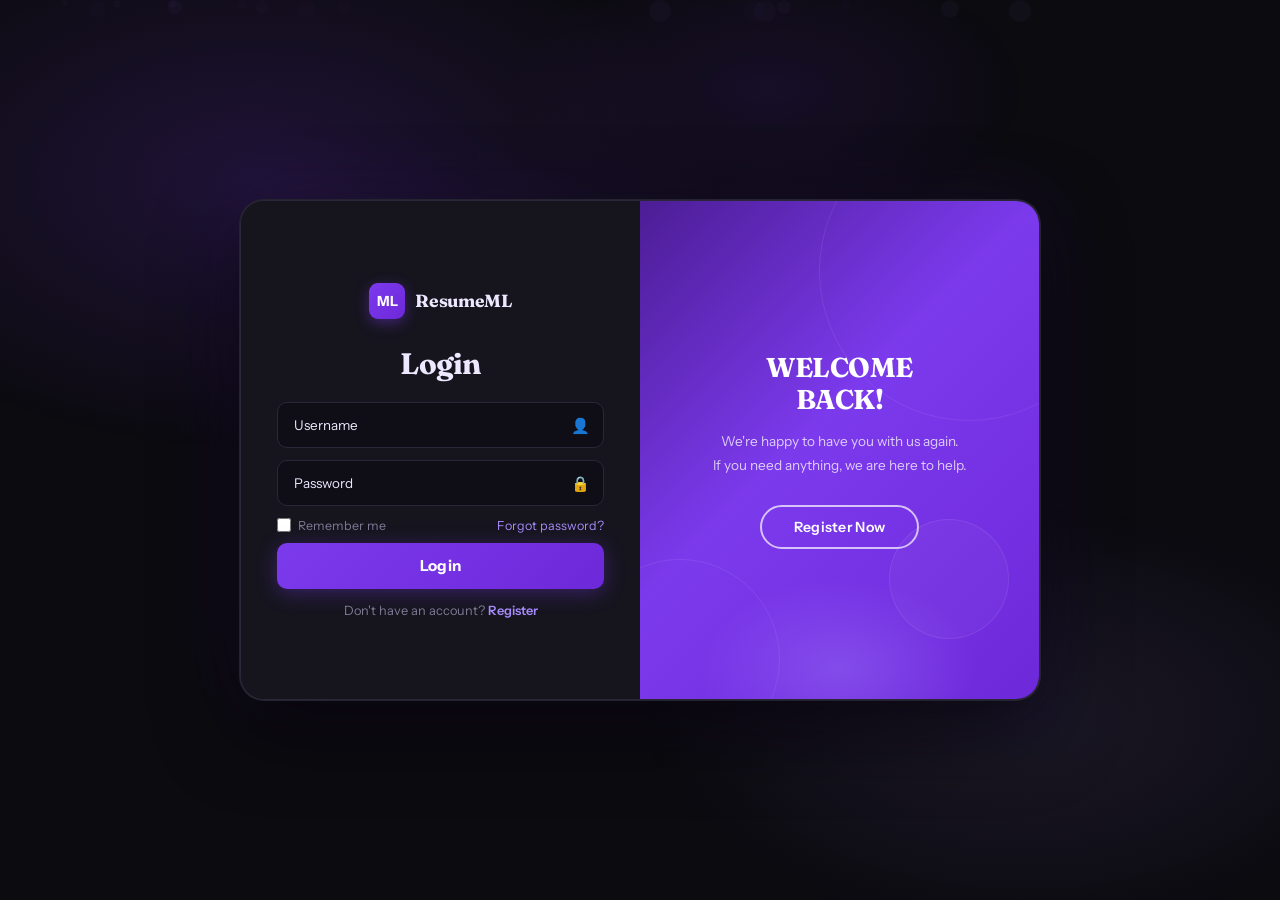
<file: templates/auth.html>
<!DOCTYPE html>
<html lang="en">
<head>
<meta charset="UTF-8"/>
<meta name="viewport" content="width=device-width,initial-scale=1.0"/>
<title>ResumeML — Login / Register</title>
<link rel="preconnect" href="https://fonts.googleapis.com"/>
<link href="https://fonts.googleapis.com/css2?family=Fraunces:ital,opsz,wght@0,9..144,400;0,9..144,600;0,9..144,700;1,9..144,700&family=Instrument+Sans:wght@400;500;600;700&display=swap" rel="stylesheet"/>
<style>

/* reset */
*{box-sizing:border-box;margin:0;padding:0}
::-webkit-scrollbar{display:none}

/* root */
body{
  min-height:100vh;
  background:#0c0b10;
  display:flex;align-items:center;justify-content:center;
  font-family:'Instrument Sans',sans-serif;
  overflow:hidden;
  position:relative;
}

/* animated bg blobs */
body::before{
  content:'';position:fixed;inset:0;pointer-events:none;z-index:0;
  background:
    radial-gradient(ellipse 60% 50% at 20% 20%, rgba(124,58,237,.18) 0%,transparent 60%),
    radial-gradient(ellipse 50% 40% at 80% 80%, rgba(167,139,250,.10) 0%,transparent 60%),
    radial-gradient(ellipse 40% 30% at 60% 10%, rgba(109,40,217,.12) 0%,transparent 50%);
}

/* floating particles */
.particles{position:fixed;inset:0;pointer-events:none;z-index:0;overflow:hidden}
.particle{
  position:absolute;border-radius:50%;
  background:rgba(167,139,250,.15);
  animation:floatUp linear infinite;
}
@keyframes floatUp{
  0%  {transform:translateY(100vh) scale(0);opacity:0}
  10% {opacity:1}
  90% {opacity:.5}
  100%{transform:translateY(-100px) scale(1.2);opacity:0}
}

/* container */
.container{
  position:relative;z-index:1;
  width:800px;height:500px;
  background:#16151e;
  border-radius:24px;
  border:1px solid #2a2838;
  box-shadow:0 0 0 1px #252330, 0 25px 80px rgba(0,0,0,.7),
             0 0 80px rgba(124,58,237,.15);
  overflow:hidden;
}

/* form box */
.form-box{
  position:absolute;top:0;height:100%;width:50%;
  display:flex;flex-direction:column;align-items:center;
  justify-content:center;padding:40px 36px;
  background:#16151e;
  transition:left .65s cubic-bezier(.68,-.55,.27,1.55),
             opacity .65s ease;
  z-index:2;
}
.form-box.login   {left:0; opacity:1; pointer-events:all}
.form-box.register{left:50%; opacity:0; pointer-events:none}

.container.active .form-box.login   {left:-50%; opacity:0; pointer-events:none}
.container.active .form-box.register{left:50%;  opacity:1; pointer-events:all; z-index:3}

/* form title */
.form-title{
  font-family:'Fraunces',serif;font-weight:700;font-size:1.85rem;
  color:#ede8ff;letter-spacing:-.5px;margin-bottom:20px;
  text-align:center;
}
.form-box.register .form-title{margin-bottom:14px}
.form-box.register .logo{margin-bottom:12px}

/* input group */
.input-group{
  position:relative;width:100%;margin-bottom:12px;
}
.input-group input{
  width:100%;height:46px;
  background:#0f0e17;
  border:1.5px solid #2a2838;
  border-radius:10px;
  padding:0 44px 0 16px;
  color:#ede8ff;font-size:.87rem;
  font-family:'Instrument Sans',sans-serif;
  outline:none;transition:all .25s;
  -webkit-text-fill-color:#ede8ff;
}
.input-group input::placeholder{color:#4a4760;font-size:.84rem}
.input-group input:focus{
  border-color:#7c3aed;
  background:#130f1f;
  box-shadow:0 0 0 3px rgba(124,58,237,.15);
}
/* Fix browser autofill white background */
.input-group input:-webkit-autofill,
.input-group input:-webkit-autofill:hover,
.input-group input:-webkit-autofill:focus{
  -webkit-box-shadow:0 0 0 1000px #0f0e17 inset;
  -webkit-text-fill-color:#ede8ff;
  caret-color:#ede8ff;
  border-color:#2a2838;
}
.input-group .icon{
  position:absolute;right:14px;top:50%;transform:translateY(-50%);
  font-size:15px;color:#4a4760;pointer-events:none;transition:color .25s;
}
.input-group input:focus ~ .icon{color:#a78bfa}

/* submit button */
.btn-submit{
  width:100%;height:46px;margin-top:6px;
  background:linear-gradient(135deg,#7c3aed,#6d28d9);
  border:none;border-radius:10px;
  color:#fff;font-family:'Instrument Sans',sans-serif;
  font-weight:700;font-size:.95rem;cursor:pointer;
  transition:all .3s;letter-spacing:.3px;
  box-shadow:0 4px 20px rgba(124,58,237,.35);
}
.btn-submit:hover{
  background:linear-gradient(135deg,#8b5cf6,#7c3aed);
  transform:translateY(-2px);
  box-shadow:0 8px 28px rgba(124,58,237,.5);
}
.btn-submit:active{transform:translateY(0)}

/* loading state */
.btn-submit.loading{
  pointer-events:none;opacity:.8;
}
.btn-submit.loading::after{
  content:'';display:inline-block;
  width:16px;height:16px;margin-left:10px;
  border:2px solid rgba(255,255,255,.3);
  border-top-color:#fff;border-radius:50%;
  animation:spin .8s linear infinite;
  vertical-align:middle;
}
@keyframes spin{to{transform:rotate(360deg)}}

/* switch link */
.switch-text{
  margin-top:14px;font-size:.8rem;color:#7e7a95;text-align:center;
}
.switch-text a{
  color:#a78bfa;font-weight:600;cursor:pointer;
  text-decoration:none;transition:color .2s;border-bottom:1px solid transparent;
}
.switch-text a:hover{color:#c4b5fd;border-bottom-color:#a78bfa}

/* error / success messages */
.msg{
  width:100%;padding:10px 14px;border-radius:8px;
  font-size:.78rem;margin-bottom:14px;display:none;
  font-weight:500;line-height:1.4;
}
.msg.error {background:rgba(220,38,38,.1);border:1px solid rgba(220,38,38,.25);color:#f87171}
.msg.success{background:rgba(22,163,74,.1);border:1px solid rgba(22,163,74,.25);color:#4ade80}
.msg.show  {display:block}

/*  WELCOME PANEL (sliding overlay)  */
.welcome-panel{
  position:absolute;top:0;
  left:50%;            /* starts on RIGHT half — covers login panel's right */
  width:50%;height:100%;
  z-index:10;
  border-radius:0 20px 20px 0;
  overflow:hidden;
  transition:left .65s cubic-bezier(.68,-.55,.27,1.55),
             border-radius .65s cubic-bezier(.68,-.55,.27,1.55);
}
/* On active (register view) — panel slides to LEFT half */
.container.active .welcome-panel{
  left:0;
  border-radius:20px 0 0 20px;
}

/* Panel gradient — matches project purple theme */
.welcome-panel-bg{
  position:absolute;inset:0;
  background:linear-gradient(135deg,#4c1d95 0%,#7c3aed 45%,#6d28d9 100%);
}
/* Decorative circles */
.panel-circle{
  position:absolute;border-radius:50%;
  border:1px solid rgba(255,255,255,.08);
}
.circle-1{width:300px;height:300px;top:-80px;right:-80px}
.circle-2{width:200px;height:200px;bottom:-60px;left:-60px}
.circle-3{width:120px;height:120px;bottom:60px;right:30px;
           background:rgba(255,255,255,.03)}

/* Glowing orb at bottom */
.panel-glow{
  position:absolute;bottom:-60px;left:50%;transform:translateX(-50%);
  width:280px;height:180px;border-radius:50%;
  background:radial-gradient(ellipse,rgba(167,139,250,.3) 0%,transparent 70%);
  pointer-events:none;
}

/* Panel text */
.welcome-content{
  position:relative;z-index:2;
  height:100%;display:flex;flex-direction:column;
  align-items:center;justify-content:center;
  padding:40px 32px;text-align:center;
}
.welcome-title{
  font-family:'Fraunces',serif;font-weight:700;
  font-size:1.7rem;color:#fff;letter-spacing:-.5px;
  margin-bottom:14px;line-height:1.2;
}
.welcome-sub{
  color:rgba(255,255,255,.75);font-size:.85rem;
  line-height:1.75;margin-bottom:28px;
}

/* Sign-in / Sign-up toggle button on panel */
.panel-btn{
  padding:11px 32px;border-radius:99px;
  border:2px solid rgba(255,255,255,.7);
  background:transparent;color:#fff;
  font-family:'Instrument Sans',sans-serif;
  font-weight:600;font-size:.88rem;
  cursor:pointer;transition:all .3s;letter-spacing:.3px;
}
.panel-btn:hover{background:rgba(255,255,255,.15);border-color:#fff}

/* logo */
.logo{
  display:flex;align-items:center;gap:10px;margin-bottom:26px;
}
.logo-icon{
  width:36px;height:36px;border-radius:9px;
  background:linear-gradient(135deg,#7c3aed,#6d28d9);
  display:flex;align-items:center;justify-content:center;
  font-weight:900;font-size:14px;color:#fff;
  box-shadow:0 4px 14px rgba(124,58,237,.4);
}
.logo-name{
  font-family:'Fraunces',serif;font-weight:700;
  font-size:1.1rem;color:#ede8ff;letter-spacing:-.3px;
}

/* password toggle */
.toggle-pass{cursor:pointer!important;pointer-events:all!important}

/* strength meter */
.strength-wrap{width:100%;margin-top:-6px;margin-bottom:10px;display:none}
.strength-wrap.show{display:block}
.strength-bar{height:3px;background:#252330;border-radius:3px;overflow:hidden;margin-bottom:4px}
.strength-fill{height:100%;border-radius:3px;width:0;transition:width .4s,background .4s}
.strength-label{font-size:.68rem;color:#504d62}

/* remember me */
.remember-row{
  display:flex;align-items:center;justify-content:space-between;
  width:100%;margin-bottom:4px;
}
.remember-row label{
  display:flex;align-items:center;gap:7px;cursor:pointer;
  font-size:.78rem;color:#7e7a95;
}
.remember-row input[type=checkbox]{
  width:14px;height:14px;accent-color:#7c3aed;cursor:pointer;
}
.forgot-link{font-size:.78rem;color:#a78bfa;cursor:pointer;text-decoration:none;transition:color .2s}
.forgot-link:hover{color:#c4b5fd}

/* divider */
.divider{
  display:flex;align-items:center;gap:10px;
  width:100%;margin:16px 0 14px;
}
.divider-line{flex:1;height:1px;background:#252330}
.divider-text{font-size:.72rem;color:#504d62;white-space:nowrap}


/* responsive — tablet */
@media(max-width:680px){
  body{align-items:flex-start;padding:24px 16px}

  .container{
    width:100%;max-width:420px;margin:0 auto;
    height:auto;min-height:0;border-radius:18px;
  }
  .welcome-panel{display:none!important}

  .form-box{
    position:relative!important;width:100%!important;
    left:0!important;opacity:1!important;
    pointer-events:all!important;padding:32px 24px;
  }
  .form-box.register{display:none}
  .container.active .form-box.login{display:none}
  .container.active .form-box.register{display:flex;left:0!important}

  .mobile-switch{display:block!important}
  .form-title{font-size:1.6rem;margin-bottom:18px}
  .logo{margin-bottom:18px}
  .btn-submit{height:50px;font-size:1rem}
}

/* responsive — small phones */
@media(max-width:400px){
  body{padding:16px 12px}
  .form-box{padding:24px 16px}
  .form-title{font-size:1.4rem}
  .input-group input{height:44px;font-size:.84rem}
  .modal-box{padding:24px 18px}
}

.mobile-switch{display:none;text-align:center;margin-top:12px;font-size:.8rem;color:#7e7a95}
.mobile-switch a{color:#a78bfa;font-weight:600;cursor:pointer}


/* forgot password modal */
.modal-overlay{
  position:fixed;inset:0;z-index:100;
  background:rgba(0,0,0,.65);
  display:flex;align-items:center;justify-content:center;
  opacity:0;pointer-events:none;
  transition:opacity .3s;
}
.modal-overlay.show{opacity:1;pointer-events:all}

.modal-box{
  background:#16151e;border:1px solid #2a2838;
  border-radius:20px;padding:32px 28px;
  width:360px;max-width:90vw;
  box-shadow:0 24px 64px rgba(0,0,0,.6);
  transform:translateY(20px);transition:transform .3s;
  position:relative;
}
.modal-overlay.show .modal-box{transform:translateY(0)}

.modal-title{
  font-family:'Fraunces',serif;font-weight:700;
  font-size:1.4rem;color:#ede8ff;margin-bottom:6px;
}
.modal-sub{font-size:.82rem;color:#7e7a95;margin-bottom:20px;line-height:1.6}

.modal-close{
  position:absolute;top:14px;right:16px;
  background:transparent;border:none;color:#504d62;
  font-size:18px;cursor:pointer;line-height:1;
  transition:color .2s;
}
.modal-close:hover{color:#ede8ff}

/* the new temp password reveal box */
.temp-pass-box{
  background:#0f0e17;border:1px solid rgba(124,58,237,.35);
  border-radius:10px;padding:14px 16px;margin:14px 0;
  display:flex;align-items:center;justify-content:space-between;gap:10px;
}
.temp-pass-val{
  font-family:monospace;font-size:1rem;
  font-weight:700;color:#a78bfa;letter-spacing:2px;
}
.copy-btn{
  padding:5px 12px;border-radius:7px;border:1px solid rgba(124,58,237,.3);
  background:rgba(124,58,237,.1);color:#a78bfa;
  font-size:.72rem;font-weight:600;cursor:pointer;
  transition:all .2s;white-space:nowrap;
}
.copy-btn:hover{background:rgba(124,58,237,.2)}

</style>
</head>
<body>

<!-- forgot password modal -->
<div class="modal-overlay" id="forgotOverlay">
  <div class="modal-box">
    <button class="modal-close" onclick="closeForgot()">✕</button>

    <!-- step 1: enter email -->
    <div id="forgotStep1">
      <div class="modal-title">Reset Password</div>
      <div class="modal-sub">
        Enter the email address you registered with.<br>
        We'll generate a temporary password for you.
      </div>
      <div class="msg error"   id="forgotError"></div>
      <div class="msg success" id="forgotSuccess"></div>
      <div class="input-group" style="margin-bottom:16px">
        <input type="email" id="forgotEmail" placeholder="Your registered email"
               onkeydown="if(event.key==='Enter') doForgotPassword()"/>
        <span class="icon">✉️</span>
      </div>
      <button class="btn-submit" id="forgotBtn" onclick="doForgotPassword()">
        Send Temporary Password
      </button>
    </div>

    <!-- step 2: show the temp password -->
    <div id="forgotStep2" style="display:none">
      <div class="modal-title">✅ Password Reset</div>
      <div class="modal-sub">
        Your temporary password has been set.<br>
        Copy it, log in, then change it from your profile.
      </div>
      <div class="temp-pass-box">
        <span class="temp-pass-val" id="tempPassDisplay"></span>
        <button class="copy-btn" onclick="copyTempPass()">📋 Copy</button>
      </div>
      <div style="font-size:.72rem;color:#504d62;margin-bottom:18px">
        This password works right now. Use it to log in.
      </div>
      <button class="btn-submit" onclick="closeForgotGoLogin()">Go to Login →</button>
    </div>
  </div>
</div>
<div class="particles" id="particles"></div>

<!-- main container -->
<div class="container" id="container">

  <!-- login form -->
  <div class="form-box login" id="loginBox">
    <div class="logo">
      <div class="logo-icon">ML</div>
      <span class="logo-name">ResumeML</span>
    </div>
    <div class="form-title">Login</div>

    <div class="msg error" id="loginError"></div>
    <div class="msg success" id="loginSuccess"></div>

    <div class="input-group">
      <input type="text" id="loginUsername" placeholder="Username" autocomplete="username"/>
      <span class="icon">👤</span>
    </div>
    <div class="input-group">
      <input type="password" id="loginPassword" placeholder="Password" autocomplete="current-password"/>
      <span class="icon toggle-pass" onclick="togglePass('loginPassword',this)">🔒</span>
    </div>
    <div class="remember-row">
      <label><input type="checkbox" id="rememberMe"/> Remember me</label>
      <a class="forgot-link" onclick="showForgot()">Forgot password?</a>
    </div>
    <button class="btn-submit" id="loginBtn" onclick="doLogin()">Login</button>
    <p class="switch-text">Don't have an account? <a onclick="switchToRegister()">Register</a></p>
    <p class="mobile-switch">Don't have an account? <a onclick="switchToRegister()">Register here</a></p>
  </div>

  <!-- register form -->
  <div class="form-box register" id="registerBox">
    <div class="logo">
      <div class="logo-icon">ML</div>
      <span class="logo-name">ResumeML</span>
    </div>
    <div class="form-title">Register</div>

    <div class="msg error"   id="registerError"></div>
    <div class="msg success" id="registerSuccess"></div>

    <div class="input-group">
      <input type="text" id="regUsername" placeholder="Username" autocomplete="username"/>
      <span class="icon">👤</span>
    </div>
    <div class="input-group">
      <input type="email" id="regEmail" placeholder="Email" autocomplete="email"/>
      <span class="icon">✉️</span>
    </div>
    <div class="input-group">
      <input type="password" id="regPassword" placeholder="Password"
             autocomplete="new-password" oninput="checkStrength(this.value)"/>
      <span class="icon toggle-pass" onclick="togglePass('regPassword',this)">🔒</span>
    </div>
    <div class="strength-wrap" id="strengthWrap">
      <div class="strength-bar"><div class="strength-fill" id="strengthFill"></div></div>
      <div class="strength-label" id="strengthLabel">Password strength</div>
    </div>
    <div class="input-group">
      <input type="password" id="regConfirm" placeholder="Confirm Password" autocomplete="new-password"/>
      <span class="icon">🔒</span>
    </div>
    <button class="btn-submit" id="registerBtn" onclick="doRegister()">Register</button>
    <p class="switch-text">Already have an account? <a onclick="switchToLogin()">Sign In</a></p>
    <p class="mobile-switch">Already have an account? <a onclick="switchToLogin()">Sign in here</a></p>
  </div>

  <!-- welcome panel -->
  <div class="welcome-panel" id="welcomePanel">
    <div class="welcome-panel-bg"></div>
    <div class="panel-circle circle-1"></div>
    <div class="panel-circle circle-2"></div>
    <div class="panel-circle circle-3"></div>
    <div class="panel-glow"></div>
    <div class="welcome-content" id="welcomeContent">
      <div class="welcome-title" id="welcomeTitle">WELCOME<br/>BACK!</div>
      <p class="welcome-sub" id="welcomeSub">
        We're happy to have you with us again.<br/>
        If you need anything, we are here to help.
      </p>
      <button class="panel-btn" id="panelBtn" onclick="switchToRegister()">Register Now</button>
    </div>
  </div>

</div>

<script>
//  PARTICLES
(function(){
  const container = document.getElementById('particles');
  const sizes = [6,8,10,14,18,22];
  for(let i=0;i<18;i++){
    const p = document.createElement('div');
    p.className = 'particle';
    const sz = sizes[Math.floor(Math.random()*sizes.length)];
    p.style.cssText = `
      width:${sz}px;height:${sz}px;
      left:${Math.random()*100}%;
      animation-duration:${6+Math.random()*10}s;
      animation-delay:${Math.random()*8}s;
      opacity:${.05+Math.random()*.2};
    `;
    container.appendChild(p);
  }
})();

//  PANEL SWITCH ANIMATION
const cont          = document.getElementById('container');
const welcomeTitle  = document.getElementById('welcomeTitle');
const welcomeSub    = document.getElementById('welcomeSub');
const panelBtn      = document.getElementById('panelBtn');

function switchToRegister(){
  cont.classList.add('active');
  welcomeTitle.innerHTML = 'WELCOME!';
  welcomeSub.innerHTML   = "We're delighted to have you here.<br/>If you need any assistance,<br/>feel free to reach out.";
  panelBtn.textContent   = 'Sign In';
  panelBtn.onclick       = switchToLogin;
  clearMsgs();
}

function switchToLogin(){
  cont.classList.remove('active');
  welcomeTitle.innerHTML = 'WELCOME<br/>BACK!';
  welcomeSub.innerHTML   = "We're happy to have you with us again.<br/>If you need anything, we are here to help.";
  panelBtn.textContent   = 'Register Now';
  panelBtn.onclick       = switchToRegister;
  clearMsgs();
}

function clearMsgs(){
  ['loginError','loginSuccess','registerError','registerSuccess'].forEach(id=>{
    const el = document.getElementById(id);
    el.className = el.className.replace(' show','');
  });
}

//  PASSWORD TOGGLE
function togglePass(inputId, iconEl){
  const inp = document.getElementById(inputId);
  if(inp.type === 'password'){
    inp.type = 'text';
    iconEl.textContent = '🔓';
  } else {
    inp.type = 'password';
    iconEl.textContent = '🔒';
  }
}

//  PASSWORD STRENGTH METER
function checkStrength(val){
  const wrap  = document.getElementById('strengthWrap');
  const fill  = document.getElementById('strengthFill');
  const label = document.getElementById('strengthLabel');
  if(!val){ wrap.classList.remove('show'); return; }
  wrap.classList.add('show');

  let score = 0;
  if(val.length >= 8)               score++;
  if(/[A-Z]/.test(val))             score++;
  if(/[0-9]/.test(val))             score++;
  if(/[^A-Za-z0-9]/.test(val))      score++;

  const levels = [
    {pct:'25%', color:'#ef4444', text:'Weak'},
    {pct:'50%', color:'#f97316', text:'Fair'},
    {pct:'75%', color:'#eab308', text:'Good'},
    {pct:'100%',color:'#22c55e', text:'Strong'},
  ];
  const lvl = levels[score-1] || levels[0];
  fill.style.width      = lvl.pct;
  fill.style.background = lvl.color;
  label.textContent     = lvl.text;
  label.style.color     = lvl.color;
}

//  SHOW MESSAGE HELPERS
function showMsg(id, text, type){
  const el = document.getElementById(id);
  el.textContent = text;
  el.className   = `msg ${type} show`;
}
function hideMsg(id){
  const el = document.getElementById(id);
  el.className = el.className.replace(' show','');
}

function setLoading(btnId, loading){
  const btn = document.getElementById(btnId);
  btn.classList.toggle('loading', loading);
  btn.textContent = loading
    ? (btnId==='loginBtn' ? 'Signing in' : 'Creating account')
    : (btnId==='loginBtn' ? 'Login' : 'Register');
}

//  FORGOT PASSWORD (placeholder)
// forgot password flow
function showForgot(){
  // clear any previous state
  document.getElementById('forgotEmail').value   = '';
  document.getElementById('forgotStep1').style.display = 'block';
  document.getElementById('forgotStep2').style.display = 'none';
  const errEl = document.getElementById('forgotError');
  const sucEl = document.getElementById('forgotSuccess');
  errEl.className = 'msg error';
  sucEl.className = 'msg success';
  // show the modal
  document.getElementById('forgotOverlay').classList.add('show');
  setTimeout(() => document.getElementById('forgotEmail').focus(), 300);
}

function closeForgot(){
  document.getElementById('forgotOverlay').classList.remove('show');
}

function closeForgotGoLogin(){
  closeForgot();
  // make sure we are on the login panel
  switchToLogin();
}

// close modal when clicking the dark overlay behind it
document.getElementById('forgotOverlay').addEventListener('click', function(e){
  if(e.target === this) closeForgot();
});

async function doForgotPassword(){
  const email = document.getElementById('forgotEmail').value.trim();
  const errEl = document.getElementById('forgotError');
  const sucEl = document.getElementById('forgotSuccess');
  const btn   = document.getElementById('forgotBtn');

  errEl.className = 'msg error';
  sucEl.className = 'msg success';

  if(!email){
    errEl.textContent = 'Please enter your email address.';
    errEl.className   = 'msg error show';
    return;
  }

  if(!/^[^\s@]+@[^\s@]+\.[^\s@]+$/.test(email)){
    errEl.textContent = 'That does not look like a valid email address.';
    errEl.className   = 'msg error show';
    return;
  }

  btn.disabled    = true;
  btn.textContent = 'Checking...';

  try {
    const resp = await fetch('/api/auth/forgot-password', {
      method:  'POST',
      headers: {'Content-Type': 'application/json'},
      body:    JSON.stringify({ email })
    });
    const data = await resp.json();

    if(resp.ok && data.success){
      // show the temp password in step 2
      document.getElementById('tempPassDisplay').textContent = data.temp_password;
      document.getElementById('forgotStep1').style.display  = 'none';
      document.getElementById('forgotStep2').style.display  = 'block';
    } else {
      errEl.textContent = data.error || 'Something went wrong. Please try again.';
      errEl.className   = 'msg error show';
    }
  } catch(e) {
    errEl.textContent = 'Cannot reach the server. Make sure Flask is running.';
    errEl.className   = 'msg error show';
  } finally {
    btn.disabled    = false;
    btn.textContent = 'Send Temporary Password';
  }
}

function copyTempPass(){
  const pass = document.getElementById('tempPassDisplay').textContent;
  navigator.clipboard.writeText(pass).then(() => {
    const btn = document.querySelector('.copy-btn');
    btn.textContent = '✅ Copied!';
    setTimeout(() => btn.textContent = '📋 Copy', 2000);
  }).catch(() => {
    // fallback for older browsers
    const range = document.createRange();
    range.selectNode(document.getElementById('tempPassDisplay'));
    window.getSelection().removeAllRanges();
    window.getSelection().addRange(range);
    document.execCommand('copy');
    window.getSelection().removeAllRanges();
  });
}


//  REGISTER
async function doRegister(){
  const username = document.getElementById('regUsername').value.trim();
  const email    = document.getElementById('regEmail').value.trim();
  const password = document.getElementById('regPassword').value;
  const confirm  = document.getElementById('regConfirm').value;

  hideMsg('registerError'); hideMsg('registerSuccess');

  // Client-side validation
  if(!username || !email || !password || !confirm){
    showMsg('registerError','All fields are required.','error'); return;
  }
  if(username.length < 3){
    showMsg('registerError','Username must be at least 3 characters.','error'); return;
  }
  if(!/^[^\s@]+@[^\s@]+\.[^\s@]+$/.test(email)){
    showMsg('registerError','Please enter a valid email address.','error'); return;
  }
  if(password.length < 6){
    showMsg('registerError','Password must be at least 6 characters.','error'); return;
  }
  if(password !== confirm){
    showMsg('registerError','Passwords do not match.','error'); return;
  }

  setLoading('registerBtn', true);
  try{
    const resp = await fetch('/api/auth/register',{
      method:'POST',
      headers:{'Content-Type':'application/json'},
      body: JSON.stringify({username, email, password})
    });
    const data = await resp.json();
    if(resp.ok && data.success){
      showMsg('registerSuccess','✅ Account created! Redirecting to login…','success');
      document.getElementById('regUsername').value = '';
      document.getElementById('regEmail').value    = '';
      document.getElementById('regPassword').value = '';
      document.getElementById('regConfirm').value  = '';
      document.getElementById('strengthWrap').classList.remove('show');
      setTimeout(()=>{ switchToLogin(); hideMsg('registerSuccess'); }, 1800);
    } else {
      showMsg('registerError', data.error || 'Registration failed.', 'error');
    }
  } catch(e){
    showMsg('registerError','Cannot connect to server. Make sure Flask is running.','error');
  } finally {
    setLoading('registerBtn', false);
  }
}

//  LOGIN
async function doLogin(){
  const username = document.getElementById('loginUsername').value.trim();
  const password = document.getElementById('loginPassword').value;
  const remember = document.getElementById('rememberMe').checked;

  hideMsg('loginError'); hideMsg('loginSuccess');

  if(!username || !password){
    showMsg('loginError','Please enter your username and password.','error'); return;
  }

  setLoading('loginBtn', true);
  try{
    const resp = await fetch('/api/auth/login',{
      method:'POST',
      headers:{'Content-Type':'application/json'},
      body: JSON.stringify({username, password, remember})
    });
    const data = await resp.json();
    if(resp.ok && data.success){
      showMsg('loginSuccess',`✅ Welcome back, ${data.username}! Redirecting…`,'success');
      setTimeout(()=>{ window.location.href = '/'; }, 1200);
    } else {
      showMsg('loginError', data.error || 'Invalid credentials.', 'error');
    }
  } catch(e){
    showMsg('loginError','Cannot connect to server. Make sure Flask is running.','error');
  } finally {
    setLoading('loginBtn', false);
  }
}

// Enter key support
document.addEventListener('keydown', e=>{
  if(e.key !== 'Enter') return;
  if(cont.classList.contains('active')) doRegister();
  else doLogin();
});

// Auto-fill from remember-me cookie if present
window.addEventListener('load', ()=>{
  const saved = localStorage.getItem('resumeml_remember');
  if(saved){
    const {username} = JSON.parse(saved);
    document.getElementById('loginUsername').value = username;
    document.getElementById('rememberMe').checked  = true;
  }
});
</script>
</body>
</html>
</file>
